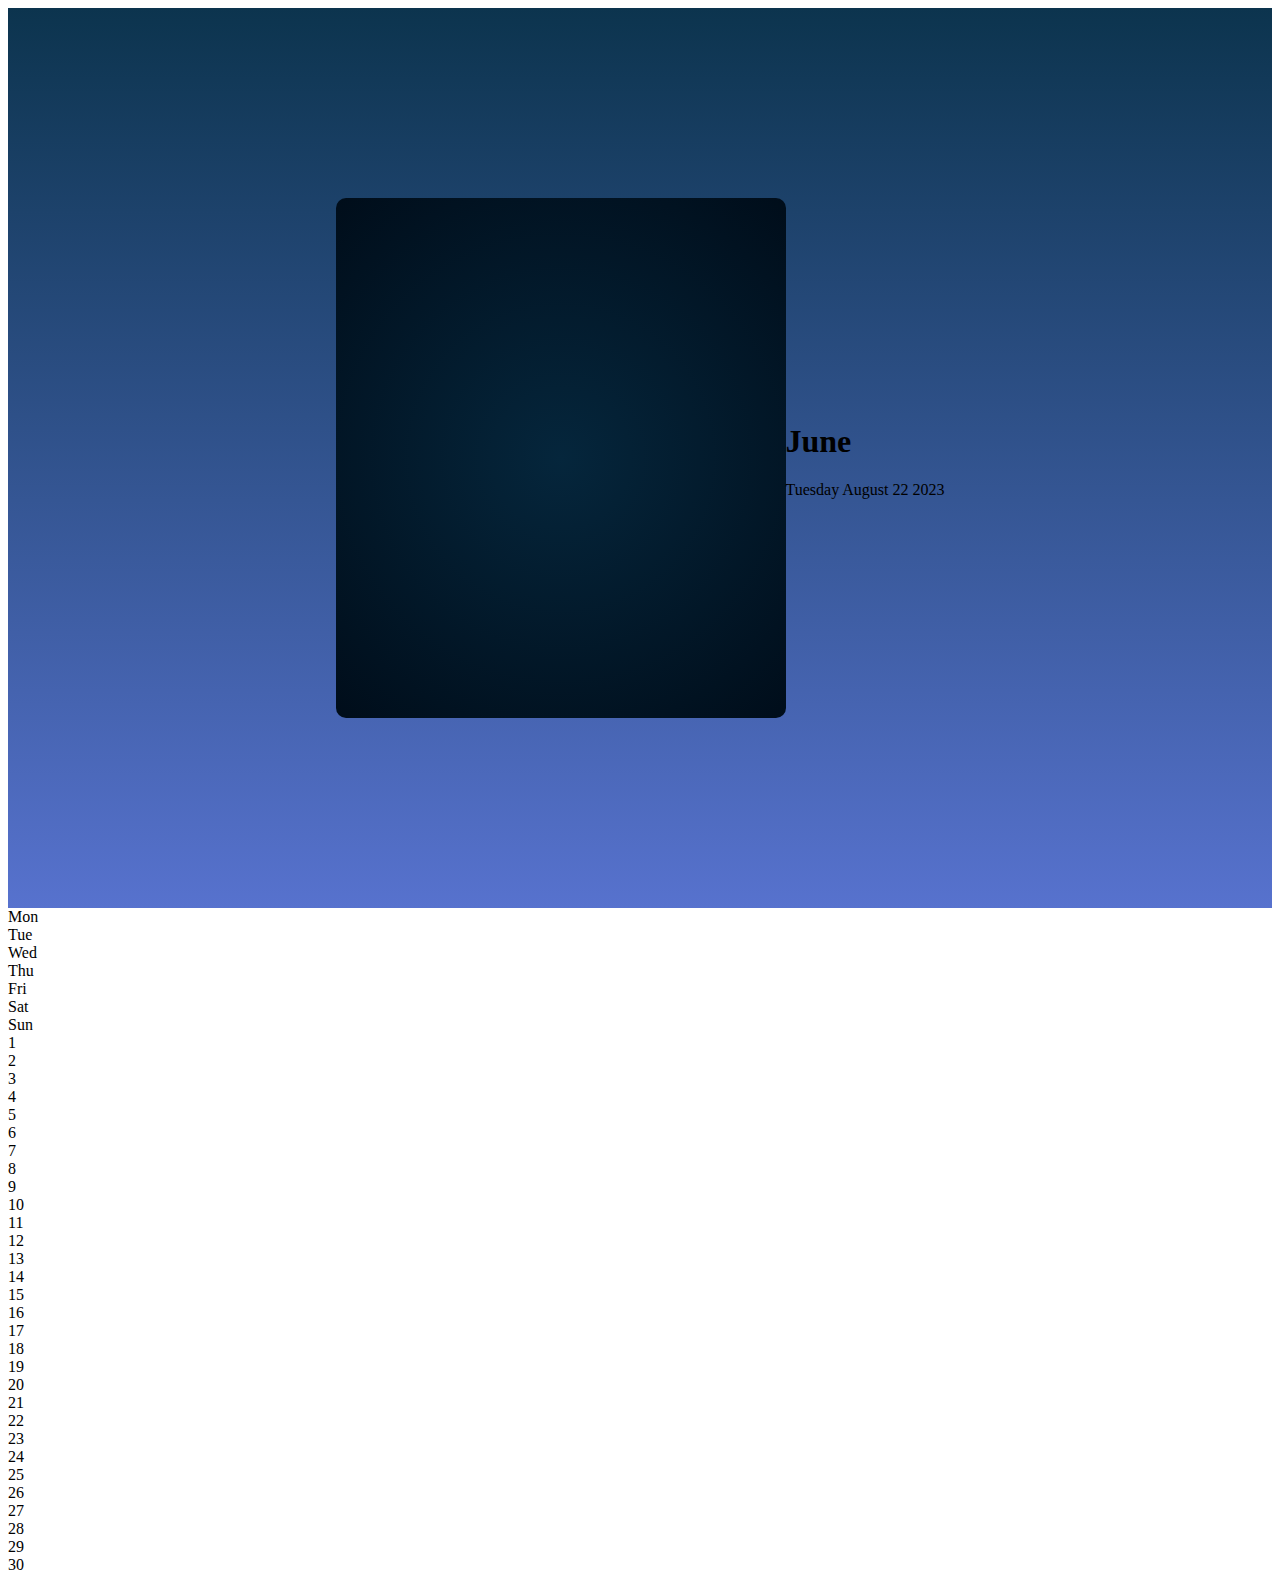
<file: Calender_Project/index.html>
<!DOCTYPE html>
<html lang="en">

<head>
    <meta charset="UTF-8">
    <meta name="viewport" content="width=device-width, initial-scale=1.0">
    <title>Month Calender</title>
    <link rel="stylesheet" href="style.css">

</head>

<body>
    <div class="container">
        <div class="Calender"></div>
        <div class="Month">
            <div class="date"></div>
            <h1>June</h1>
            <p>Tuesday August 22 2023 </p>
        </div>
    </div>
    <div class="weekdays">
        <div>Mon</div>
        <div>Tue</div>
        <div>Wed</div>
        <div>Thu</div>
        <div>Fri</div>
        <div>Sat</div>
        <div>Sun</div>
    </div>
    <div class="days">
        <div class="empty"></div>
        <div class="empty"></div>
        <div>1</div>
        <div>2</div>
        <div>3</div>
        <div>4</div>
        <div>5</div>
        <div>6</div>
        <div>7</div>
        <div class="today">8</div>
        <div>9</div>
        <div>10</div>
        <div>11</div>
        <div>12</div>
        <div>13</div>
        <div>14</div>
        <div>15</div>
        <div>16</div>
        <div>17</div>
        <div>18</div>
        <div>19</div>
        <div>20</div>
        <div>21</div>
        <div>22</div>
        <div>23</div>
        <div>24</div>
        <div>25</div>
        <div>26</div>
        <div>27</div>
        <div>28</div>
        <div>29</div>
        <div>30</div>
    </div>

</body>

</html>
</file>
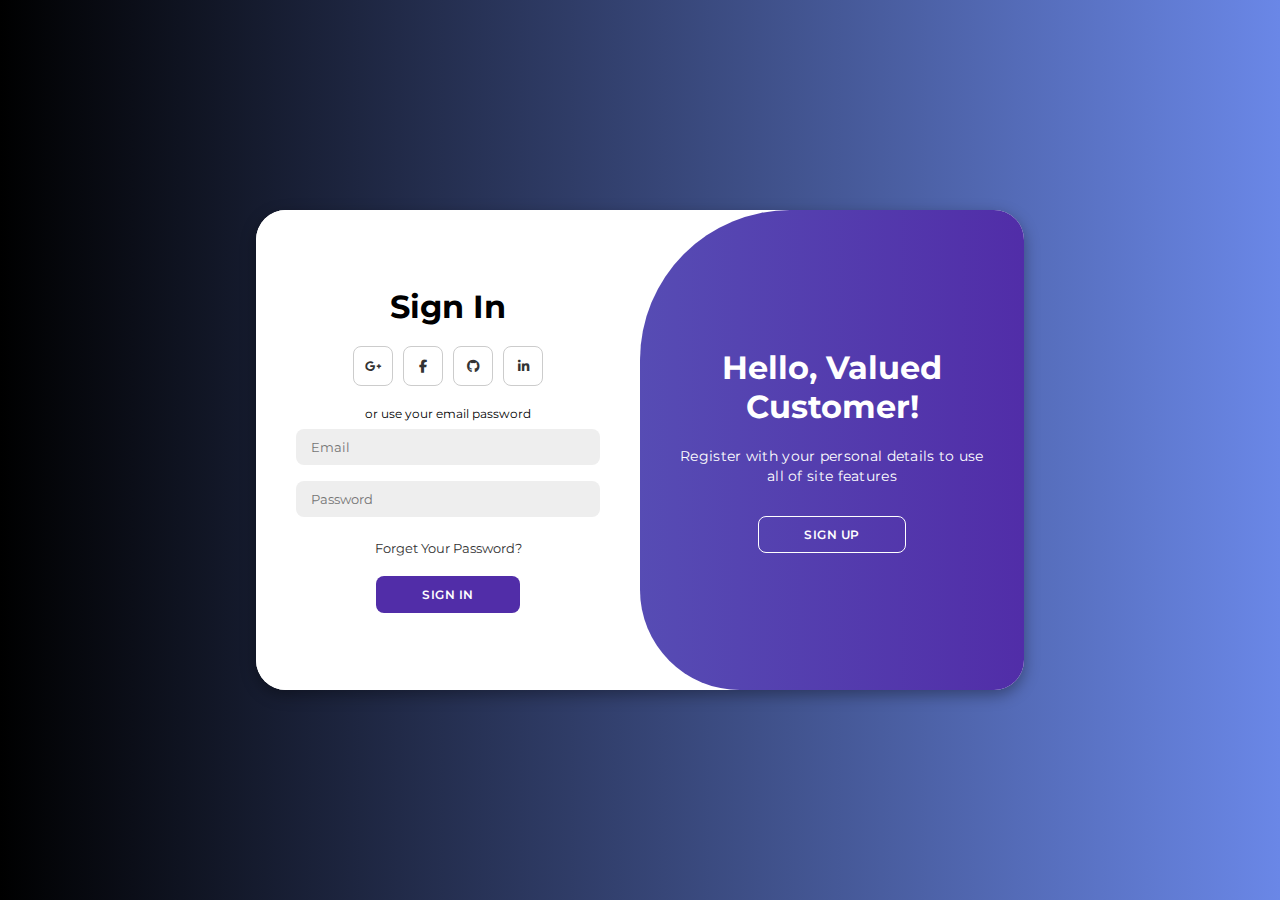
<file: loginpage/index.html>
<!DOCTYPE html>
<html lang="en">

<head>
    <meta charset="UTF-8">
    <meta name="viewport" content="width=device-width, initial-scale=1.0">
    <link rel="stylesheet" href="https://cdnjs.cloudflare.com/ajax/libs/font-awesome/6.4.2/css/all.min.css">
    <link rel="stylesheet" href="style.css">
    <title>Greenzone</title>
</head>

<body>

    <div class="container" id="container">
        <div class="form-container sign-up">
            <form>
                <h1>Create Account</h1>
                <div class="social-icons">
                    <a href="#" class="icon"><i class="fa-brands fa-google-plus-g"></i></a>
                    <a href="#" class="icon"><i class="fa-brands fa-facebook-f"></i></a>
                    <a href="#" class="icon"><i class="fa-brands fa-github"></i></a>
                    <a href="#" class="icon"><i class="fa-brands fa-linkedin-in"></i></a>
                </div>
                <span>or use your email for registeration</span>
                <input type="text" placeholder="Name">
                <input type="email" placeholder="Email">
                <input type="password" placeholder="Password">
                <button>Sign Up</button>
            </form>
        </div>
        <div class="form-container sign-in">
            <form>
                <h1>Sign In</h1>
                <div class="social-icons">
                    <a href="#" class="icon"><i class="fa-brands fa-google-plus-g"></i></a>
                    <a href="#" class="icon"><i class="fa-brands fa-facebook-f"></i></a>
                    <a href="#" class="icon"><i class="fa-brands fa-github"></i></a>
                    <a href="#" class="icon"><i class="fa-brands fa-linkedin-in"></i></a>
                </div>
                <span>or use your email password</span>
                <input type="email" placeholder="Email">
                <input type="password" placeholder="Password">
                <a href="#">Forget Your Password?</a>
                <button>Sign In</button>
            </form>
        </div>
        <div class="toggle-container">
            <div class="toggle">
                <div class="toggle-panel toggle-left">
                    <h1>Welcome Back!</h1>
                    <p>Enter your personal details to use all of site features</p>
                    <button class="hidden" id="login">Sign In</button>
                </div>
                <div class="toggle-panel toggle-right">
                    <h1>Hello, Valued Customer!</h1>
                    <p>Register with your personal details to use all of site features</p>
                    <button class="hidden" id="register">Sign Up</button>
                </div>
            </div>
        </div>
    </div>

    <script src="script.js"></script>
</body>

</html>
</file>
<file: Calender_Project/style.css>
.body{
    margin: 0;
    padding: 0;
    font-family: sans-serif;

}

.container{
    width: 100%;
    height: 100vh;
    background: linear-gradient(#0c344e, #5772ce  );
    display: flex;
    justify-content: center;
    align-items: center;
}

.Calender{
    background: radial-gradient(circle, #05263c, #000d1a  );
    color: lightblue;
    width: 450px;
    height: 520px;
    border-radius: 10px;
    box-shadow: #5772ce;
}
</file>
<file: loginpage/style.css>
@import url('https://fonts.googleapis.com/css2?family=Montserrat:wght@300;400;500;600;700&display=swap');

*{
    margin: 0;
    padding: 0;
    box-sizing: border-box;
    font-family: 'Montserrat', sans-serif;
}

body{
    background-color: #c9d6ff;
    background: linear-gradient(to right, #000000, #6a87e7);
    display: flex;
    align-items: center;
    justify-content: center;
    flex-direction: column;
    height: 100vh;
}

.container{
    background-color: #fff;
    border-radius: 30px;
    box-shadow: 0 5px 15px rgba(0, 0, 0, 0.35);
    position: relative;
    overflow: hidden;
    width: 768px;
    max-width: 100%;
    min-height: 480px;
}

.container p{
    font-size: 14px;
    line-height: 20px;
    letter-spacing: 0.3px;
    margin: 20px 0;
}

.container span{
    font-size: 12px;
}

.container a{
    color: #333;
    font-size: 13px;
    text-decoration: none;
    margin: 15px 0 10px;
}

.container button{
    background-color: #512da8;
    color: #fff;
    font-size: 12px;
    padding: 10px 45px;
    border: 1px solid transparent;
    border-radius: 8px;
    font-weight: 600;
    letter-spacing: 0.5px;
    text-transform: uppercase;
    margin-top: 10px;
    cursor: pointer;
}

.container button.hidden{
    background-color: transparent;
    border-color: #fff;
}

.container form{
    background-color: #fff;
    display: flex;
    align-items: center;
    justify-content: center;
    flex-direction: column;
    padding: 0 40px;
    height: 100%;
}

.container input{
    background-color: #eee;
    border: none;
    margin: 8px 0;
    padding: 10px 15px;
    font-size: 13px;
    border-radius: 8px;
    width: 100%;
    outline: none;
}

.form-container{
    position: absolute;
    top: 0;
    height: 100%;
    transition: all 0.6s ease-in-out;
}

.sign-in{
    left: 0;
    width: 50%;
    z-index: 2;
}

.container.active .sign-in{
    transform: translateX(100%);
}

.sign-up{
    left: 0;
    width: 50%;
    opacity: 0;
    z-index: 1;
}

.container.active .sign-up{
    transform: translateX(100%);
    opacity: 1;
    z-index: 5;
    animation: move 0.6s;
}

@keyframes move{
    0%, 49.99%{
        opacity: 0;
        z-index: 1;
    }
    50%, 100%{
        opacity: 1;
        z-index: 5;
    }
}

.social-icons{
    margin: 20px 0;
}

.social-icons a{
    border: 1px solid #ccc;
    border-radius: 20%;
    display: inline-flex;
    justify-content: center;
    align-items: center;
    margin: 0 3px;
    width: 40px;
    height: 40px;
}

.toggle-container{
    position: absolute;
    top: 0;
    left: 50%;
    width: 50%;
    height: 100%;
    overflow: hidden;
    transition: all 0.6s ease-in-out;
    border-radius: 150px 0 0 100px;
    z-index: 1000;
}

.container.active .toggle-container{
    transform: translateX(-100%);
    border-radius: 0 150px 100px 0;
}

.toggle{
    background-color: #a285e6;
    height: 100%;
    background: linear-gradient(to right, #5c6bc0, #512da8);
    color: #fff;
    position: relative;
    left: -100%;
    height: 100%;
    width: 200%;
    transform: translateX(0);
    transition: all 0.6s ease-in-out;
}

.container.active .toggle{
    transform: translateX(50%);
}

.toggle-panel{
    position: absolute;
    width: 50%;
    height: 100%;
    display: flex;
    align-items: center;
    justify-content: center;
    flex-direction: column;
    padding: 0 30px;
    text-align: center;
    top: 0;
    transform: translateX(0);
    transition: all 0.6s ease-in-out;
}

.toggle-left{
    transform: translateX(-200%);
}

.container.active .toggle-left{
    transform: translateX(0);
}

.toggle-right{
    right: 0;
    transform: translateX(0);
}

.container.active .toggle-right{
    transform: translateX(200%);
}
</file>
